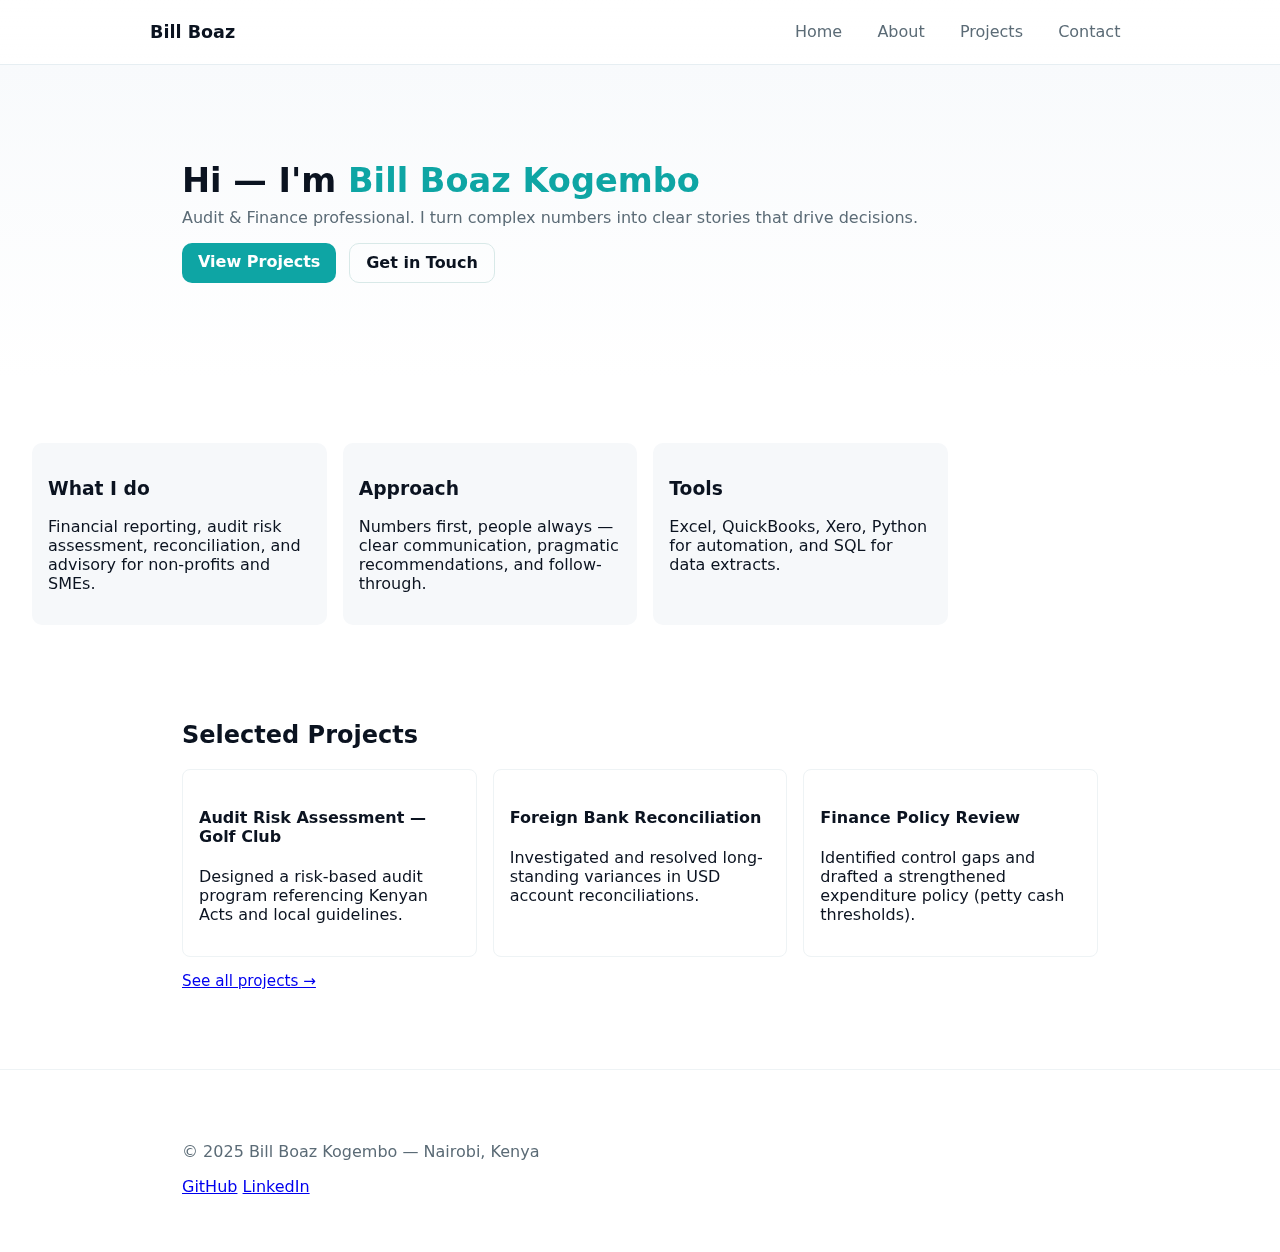
<file: index.html>
<!doctype html>
<html lang="en">
<head>
  <meta charset="utf-8" />
  <meta name="viewport" content="width=device-width,initial-scale=1" />
  <title>Bill Boaz Kogembo — Portfolio</title>
  <link rel="stylesheet" href="assets/style.css">
  <script defer src="assets/main.js"></script>
</head>
<body class="light">
  <header class="site-header">
    <div class="container header-inner">
      <a class="logo" href="index.html">Bill Boaz</a>
      <nav class="nav" id="nav">
        <a href="index.html">Home</a>
        <a href="about.html">About</a>
        <a href="projects.html">Projects</a>
        <a href="contact.html">Contact</a>
      </nav>
      <button id="menuBtn" class="menu-btn" aria-label="Toggle menu">☰</button>
    </div>
  </header>

  <main>
    <section class="hero">
      <div class="container">
        <h1>Hi — I'm <span class="accent">Bill Boaz Kogembo</span></h1>
        <p class="lead">Audit & Finance professional. I turn complex numbers into clear stories that drive decisions.</p>
        <div class="cta-row">
          <a class="btn" href="projects.html">View Projects</a>
          <a class="btn outline" href="contact.html">Get in Touch</a>
        </div>
      </div>
    </section>

    <section class="features container">
      <article>
        <h3>What I do</h3>
        <p>Financial reporting, audit risk assessment, reconciliation, and advisory for non-profits and SMEs.</p>
      </article>
      <article>
        <h3>Approach</h3>
        <p>Numbers first, people always — clear communication, pragmatic recommendations, and follow-through.</p>
      </article>
      <article>
        <h3>Tools</h3>
        <p>Excel, QuickBooks, Xero, Python for automation, and SQL for data extracts.</p>
      </article>
    </section>

    <section class="projects-preview container">
      <h2>Selected Projects</h2>
      <div class="grid">
        <div class="card">
          <h4>Audit Risk Assessment — Golf Club</h4>
          <p>Designed a risk-based audit program referencing Kenyan Acts and local guidelines.</p>
        </div>
        <div class="card">
          <h4>Foreign Bank Reconciliation</h4>
          <p>Investigated and resolved long-standing variances in USD account reconciliations.</p>
        </div>
        <div class="card">
          <h4>Finance Policy Review</h4>
          <p>Identified control gaps and drafted a strengthened expenditure policy (petty cash thresholds).</p>
        </div>
      </div>
      <p class="small"><a href="projects.html">See all projects →</a></p>
    </section>

  </main>

  <footer class="site-footer">
    <div class="container">
      <p>© 2025 Bill Boaz Kogembo — Nairobi, Kenya</p>
      <div class="socials">
        <a href="https://github.com/Zorbes" target="_blank" rel="noopener">GitHub</a>
        <a href="https://www.linkedin.com" target="_blank" rel="noopener">LinkedIn</a>
      </div>
    </div>
  </footer>
</body>
</html>
</file>
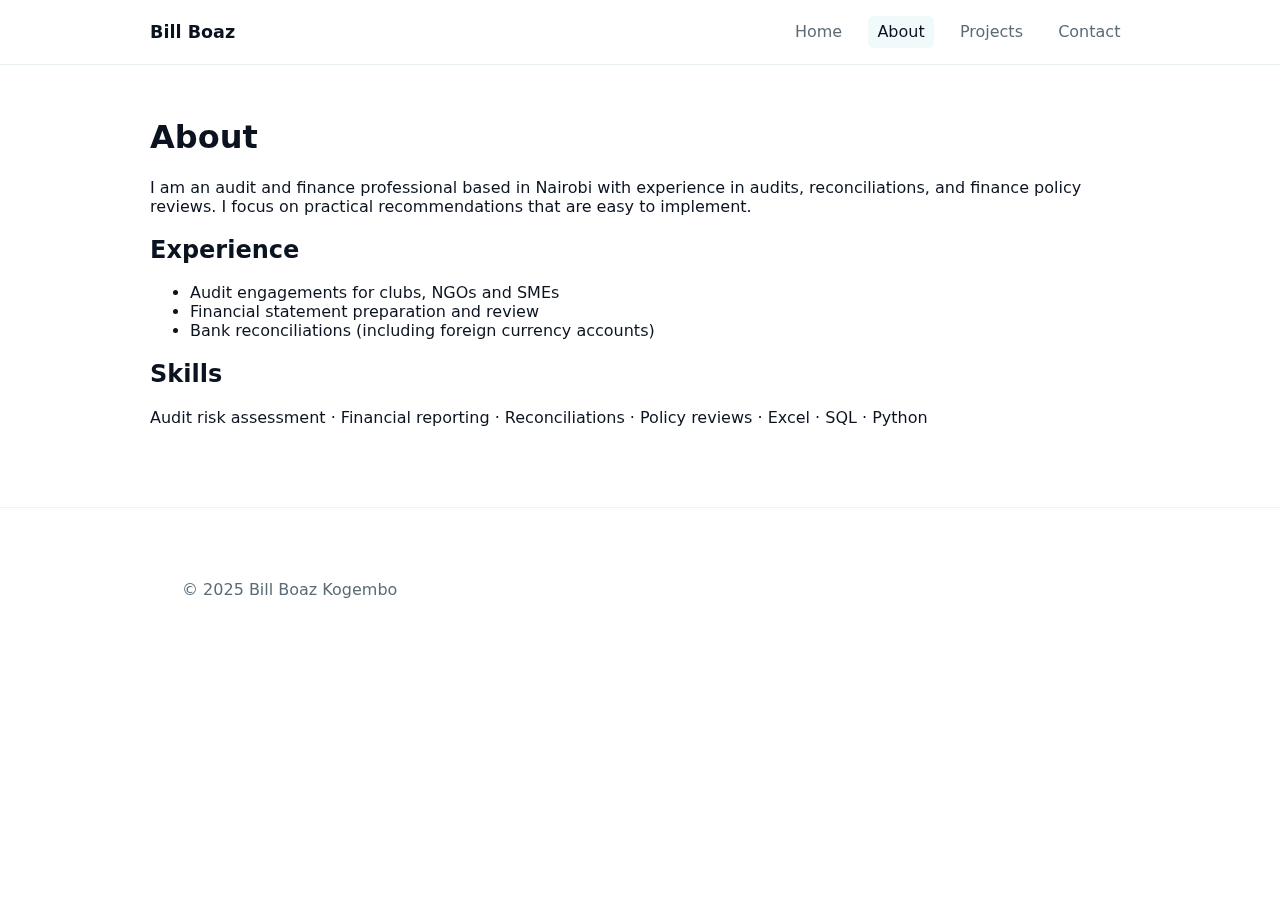
<file: about.html>
<!doctype html>
<html lang="en">
<head>
  <meta charset="utf-8" />
  <meta name="viewport" content="width=device-width,initial-scale=1" />
  <title>About — Bill Boaz Kogembo</title>
  <link rel="stylesheet" href="assets/style.css">
  <script defer src="assets/main.js"></script>
</head>
<body class="light">
  <header class="site-header">
    <div class="container header-inner">
      <a class="logo" href="index.html">Bill Boaz</a>
      <nav class="nav" id="nav">
        <a href="index.html">Home</a>
        <a href="about.html" aria-current="page">About</a>
        <a href="projects.html">Projects</a>
        <a href="contact.html">Contact</a>
      </nav>
      <button id="menuBtn" class="menu-btn" aria-label="Toggle menu">☰</button>
    </div>
  </header>

  <main class="container content">
    <h1>About</h1>
    <p>I am an audit and finance professional based in Nairobi with experience in audits, reconciliations, and finance policy reviews. I focus on practical recommendations that are easy to implement.</p>

    <h2>Experience</h2>
    <ul>
      <li>Audit engagements for clubs, NGOs and SMEs</li>
      <li>Financial statement preparation and review</li>
      <li>Bank reconciliations (including foreign currency accounts)</li>
    </ul>

    <h2>Skills</h2>
    <p>Audit risk assessment · Financial reporting · Reconciliations · Policy reviews · Excel · SQL · Python</p>
  </main>

  <footer class="site-footer">
    <div class="container">
      <p>© 2025 Bill Boaz Kogembo</p>
    </div>
  </footer>
</body>
</html>
</file>
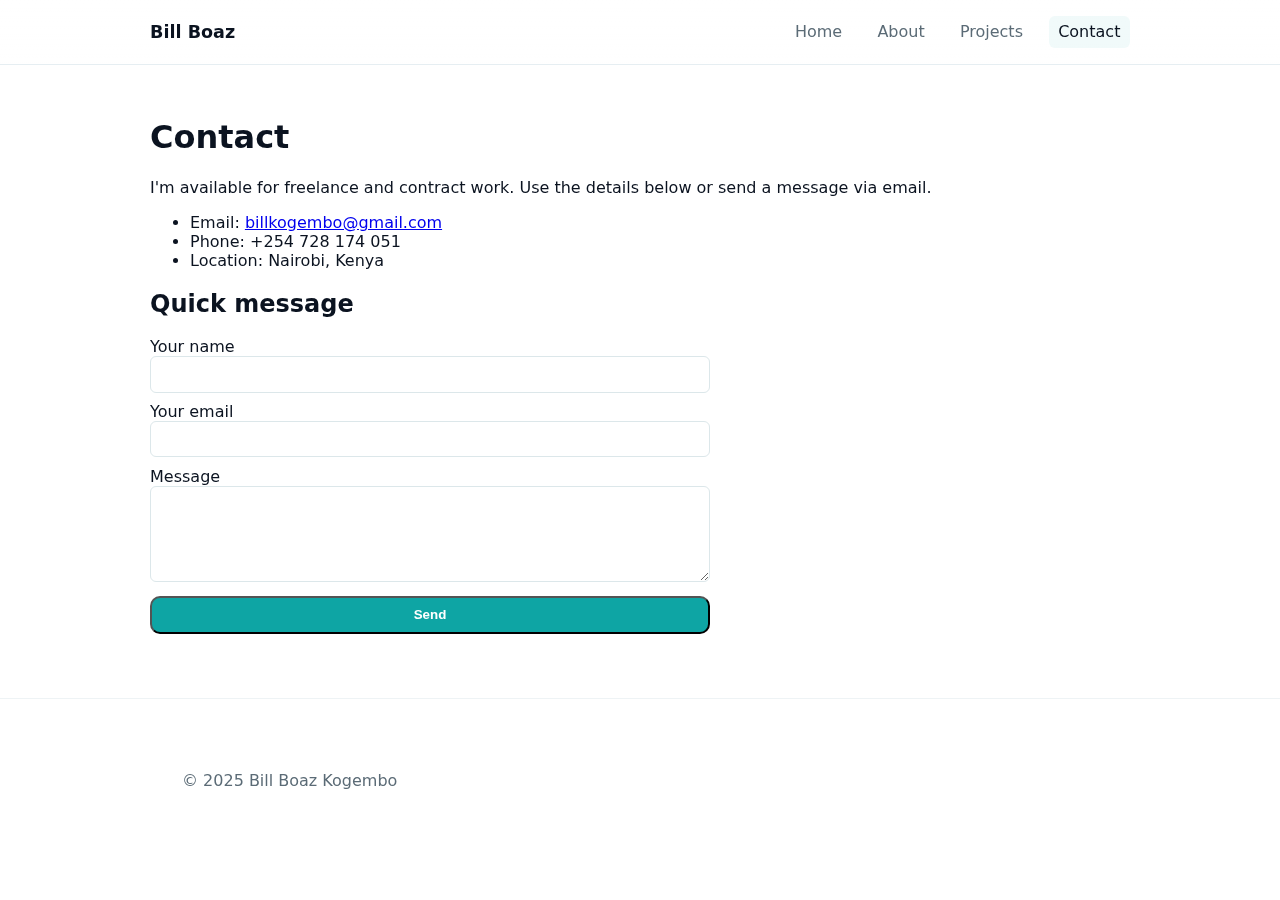
<file: contact.html>
<!doctype html>
<html lang="en">
<head>
  <meta charset="utf-8" />
  <meta name="viewport" content="width=device-width,initial-scale=1" />
  <title>Contact — Bill Boaz Kogembo</title>
  <link rel="stylesheet" href="assets/style.css">
  <script defer src="assets/main.js"></script>
</head>
<body class="light">
  <header class="site-header">
    <div class="container header-inner">
      <a class="logo" href="index.html">Bill Boaz</a>
      <nav class="nav" id="nav">
        <a href="index.html">Home</a>
        <a href="about.html">About</a>
        <a href="projects.html">Projects</a>
        <a href="contact.html" aria-current="page">Contact</a>
      </nav>
      <button id="menuBtn" class="menu-btn" aria-label="Toggle menu">☰</button>
    </div>
  </header>

  <main class="container content">
    <h1>Contact</h1>
    <p>I'm available for freelance and contract work. Use the details below or send a message via email.</p>

    <ul>
      <li>Email: <a href="mailto:billkogembo@gmail.com">billkogembo@gmail.com</a></li>
      <li>Phone: +254 728 174 051</li>
      <li>Location: Nairobi, Kenya</li>
    </ul>

    <h2>Quick message</h2>
    <form class="contact-form" onsubmit="alert('This is a static demo. Replace the form action with your email handler.'); return false;">
      <label>
        Your name
        <input type="text" name="name" required>
      </label>
      <label>
        Your email
        <input type="email" name="email" required>
      </label>
      <label>
        Message
        <textarea name="message" rows="5" required></textarea>
      </label>
      <button class="btn" type="submit">Send</button>
    </form>

  </main>

  <footer class="site-footer">
    <div class="container">
      <p>© 2025 Bill Boaz Kogembo</p>
    </div>
  </footer>
</body>
</html>
</file>
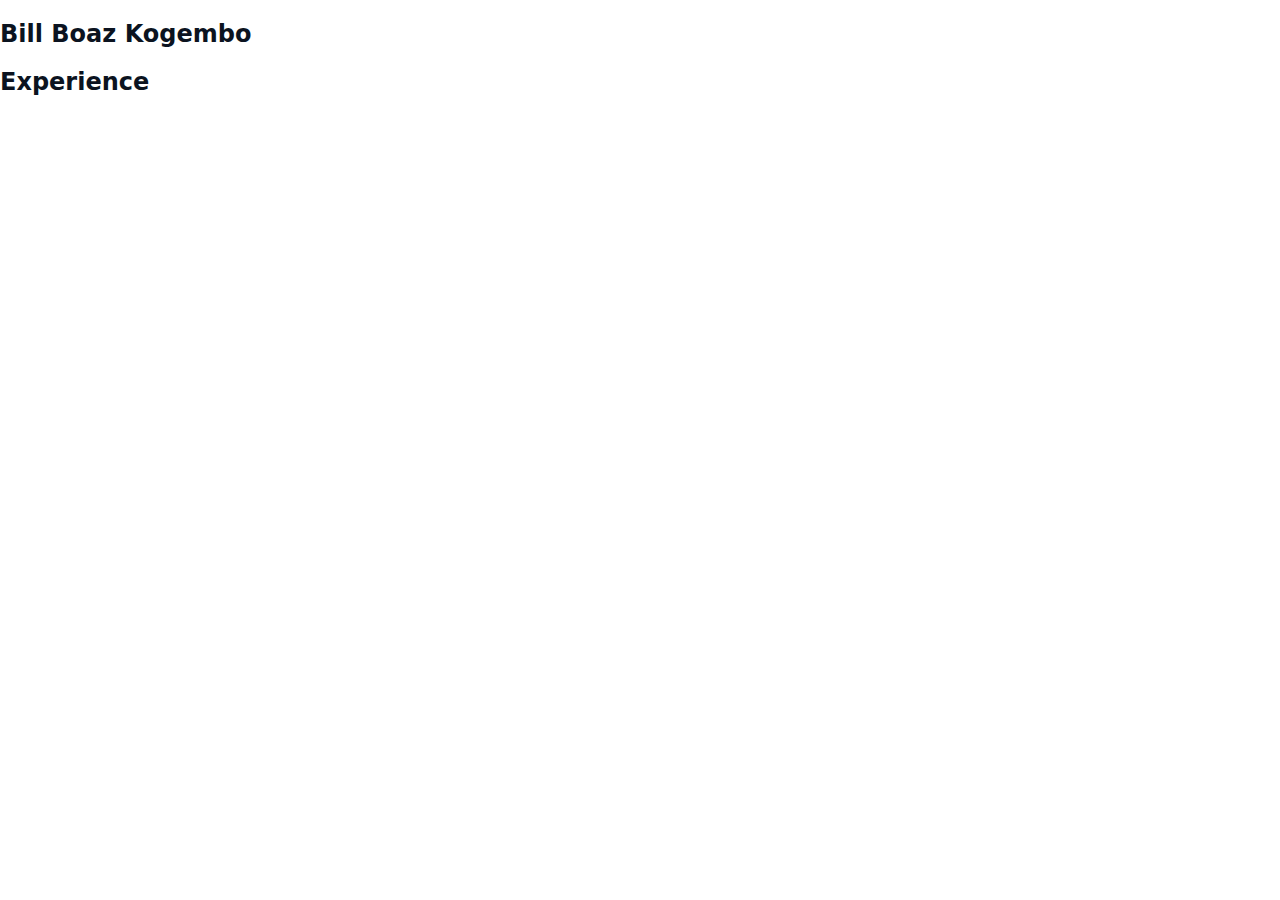
<file: experience.html>
<!DOCTYPE html><html lang='en'><head><meta charset='UTF-8'><meta name='viewport' content='width=device-width, initial-scale=1.0'><title>Experience | Bill Boaz Kogembo</title><link rel='stylesheet' href='assets/style.css'></head><body><header><h2>Bill Boaz Kogembo</h2></header><section><h2>Experience</h2></section></body></html>
</file>
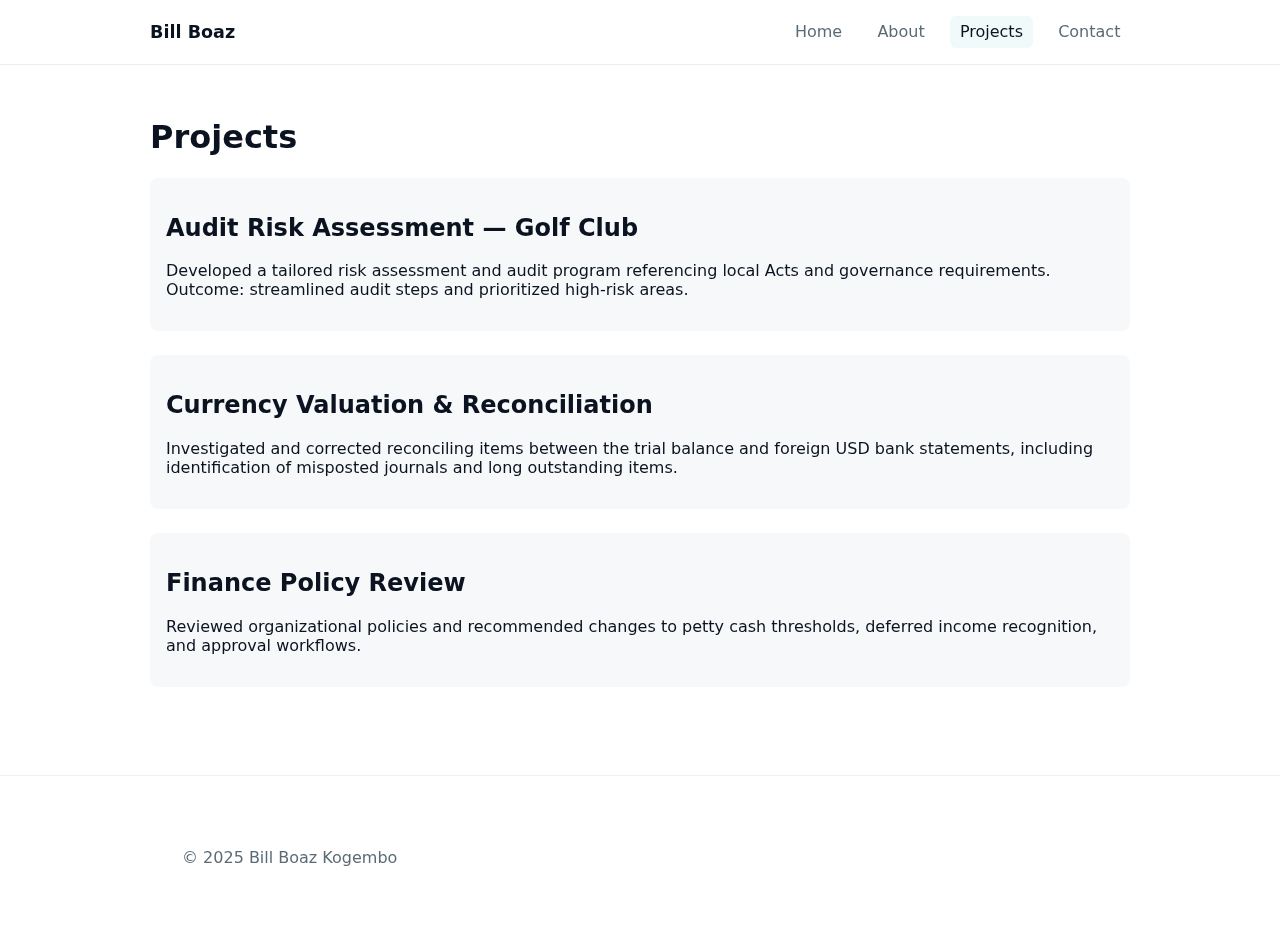
<file: projects.html>
<!doctype html>
<html lang="en">
<head>
  <meta charset="utf-8" />
  <meta name="viewport" content="width=device-width,initial-scale=1" />
  <title>Projects — Bill Boaz Kogembo</title>
  <link rel="stylesheet" href="assets/style.css">
  <script defer src="assets/main.js"></script>
</head>
<body class="light">
  <header class="site-header">
    <div class="container header-inner">
      <a class="logo" href="index.html">Bill Boaz</a>
      <nav class="nav" id="nav">
        <a href="index.html">Home</a>
        <a href="about.html">About</a>
        <a href="projects.html" aria-current="page">Projects</a>
        <a href="contact.html">Contact</a>
      </nav>
      <button id="menuBtn" class="menu-btn" aria-label="Toggle menu">☰</button>
    </div>
  </header>

  <main class="container content">
    <h1>Projects</h1>

    <article class="project">
      <h2>Audit Risk Assessment — Golf Club</h2>
      <p>Developed a tailored risk assessment and audit program referencing local Acts and governance requirements. Outcome: streamlined audit steps and prioritized high-risk areas.</p>
    </article>

    <article class="project">
      <h2>Currency Valuation & Reconciliation</h2>
      <p>Investigated and corrected reconciling items between the trial balance and foreign USD bank statements, including identification of misposted journals and long outstanding items.</p>
    </article>

    <article class="project">
      <h2>Finance Policy Review</h2>
      <p>Reviewed organizational policies and recommended changes to petty cash thresholds, deferred income recognition, and approval workflows.</p>
    </article>

  </main>

  <footer class="site-footer">
    <div class="container">
      <p>© 2025 Bill Boaz Kogembo</p>
    </div>
  </footer>
</body>
</html>
</file>
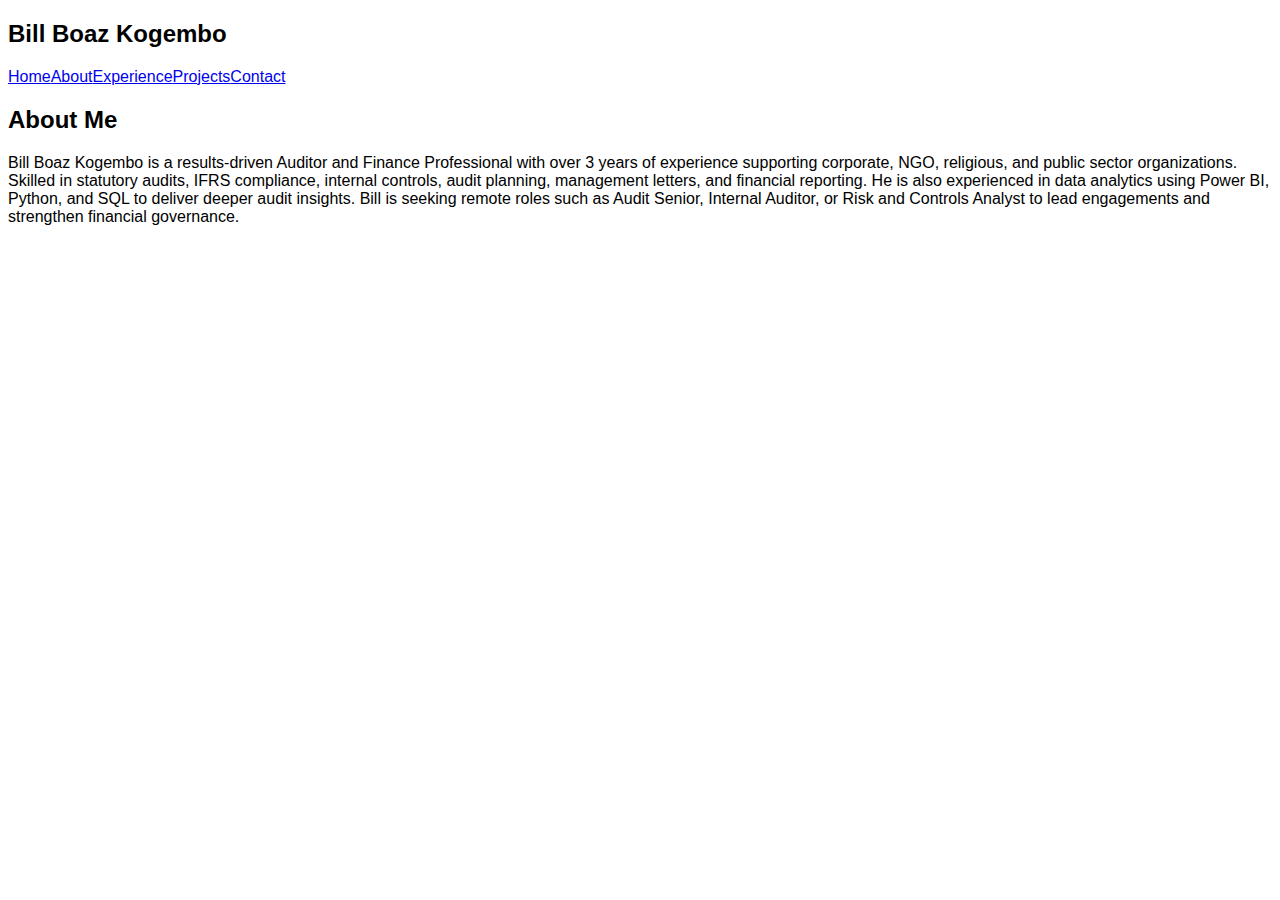
<file: portfolio_site_bill_boaz/about.html>
<!DOCTYPE html><html lang='en'><head><meta charset='UTF-8'><meta name='viewport' content='width=device-width, initial-scale=1.0'><title>About Me | Bill Boaz Kogembo</title><link rel='stylesheet' href='assets/style.css'></head><body><header><h2>Bill Boaz Kogembo</h2><nav><a href='index.html'>Home</a><a href='about.html'>About</a><a href='experience.html'>Experience</a><a href='projects.html'>Projects</a><a href='contact.html'>Contact</a></nav></header><section><h2>About Me</h2><p>Bill Boaz Kogembo is a results-driven Auditor and Finance Professional with over 3 years of experience supporting corporate, NGO, religious, and public sector organizations. Skilled in statutory audits, IFRS compliance, internal controls, audit planning, management letters, and financial reporting. He is also experienced in data analytics using Power BI, Python, and SQL to deliver deeper audit insights. Bill is seeking remote roles such as Audit Senior, Internal Auditor, or Risk and Controls Analyst to lead engagements and strengthen financial governance.</p></section></body></html>
</file>
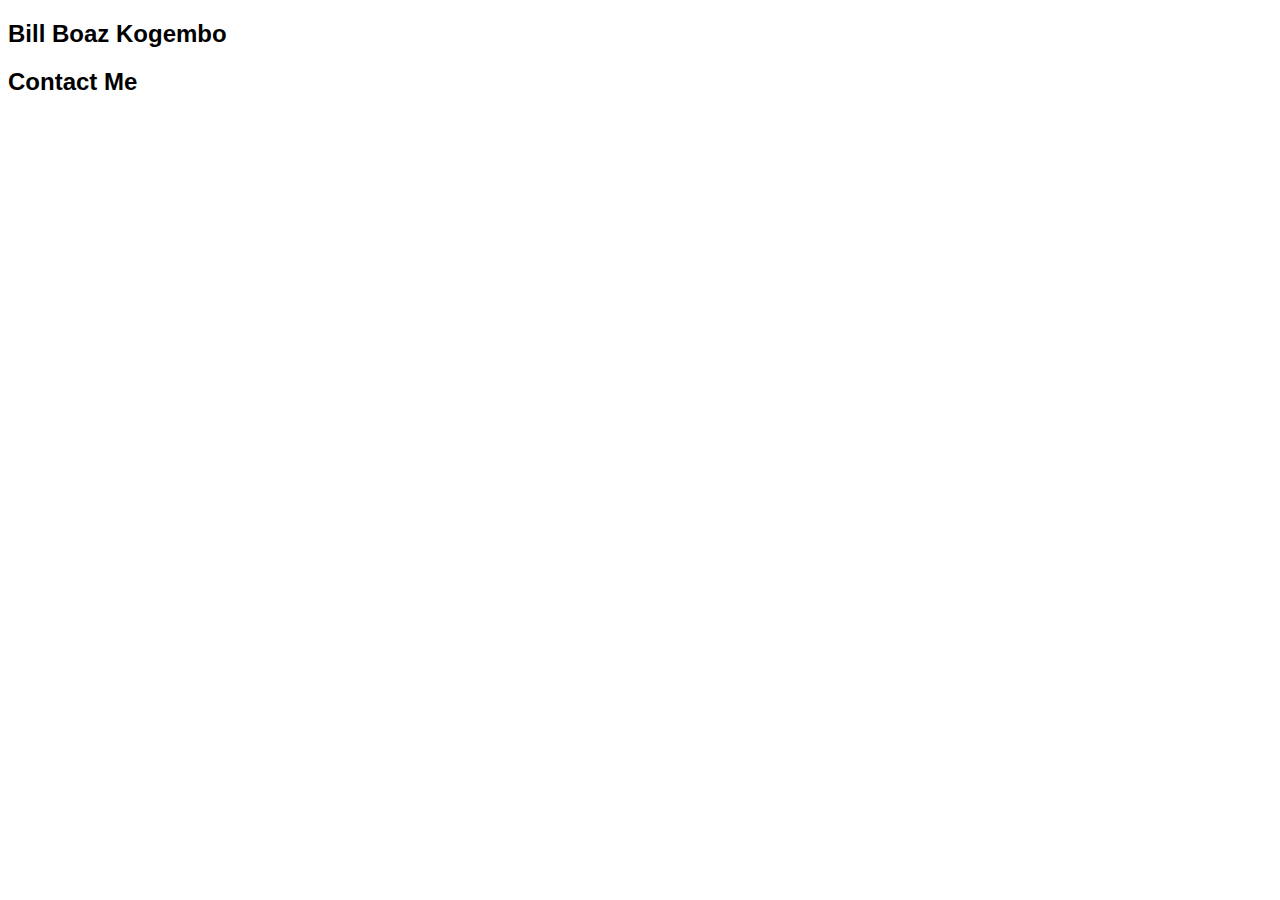
<file: portfolio_site_bill_boaz/contact.html>
<!DOCTYPE html><html lang='en'><head><meta charset='UTF-8'><meta name='viewport' content='width=device-width, initial-scale=1.0'><title>Contact | Bill Boaz Kogembo</title><link rel='stylesheet' href='assets/style.css'></head><body><header><h2>Bill Boaz Kogembo</h2></header><section><h2>Contact Me</h2></section></body></html>
</file>
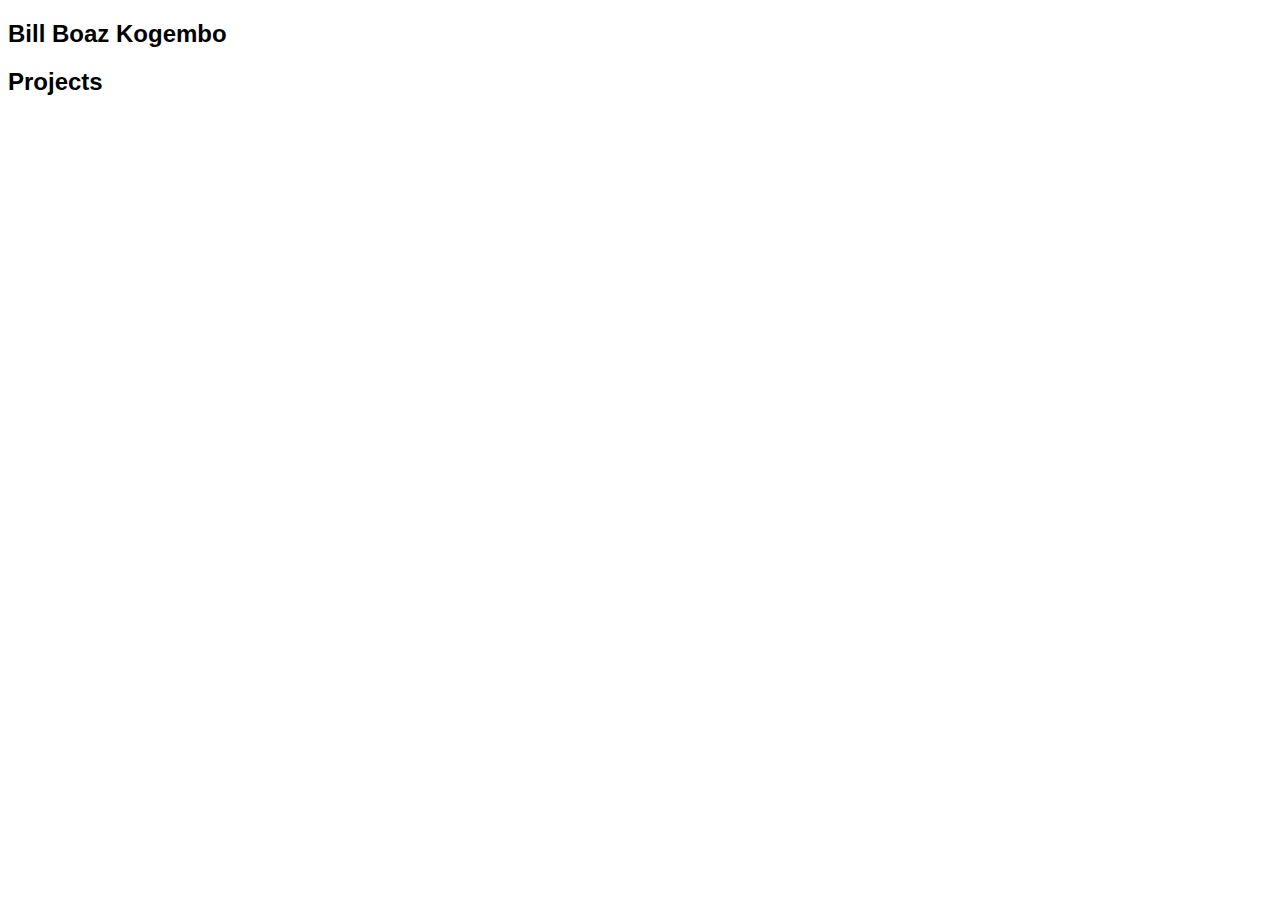
<file: portfolio_site_bill_boaz/projects.html>
<!DOCTYPE html><html lang='en'><head><meta charset='UTF-8'><meta name='viewport' content='width=device-width, initial-scale=1.0'><title>Projects | Bill Boaz Kogembo</title><link rel='stylesheet' href='assets/style.css'></head><body><header><h2>Bill Boaz Kogembo</h2></header><section><h2>Projects</h2></section></body></html>
</file>
<file: assets/style.css>
/* Modern minimal responsive CSS */
:root{
  --bg:#ffffff; --text:#0b1320; --muted:#5b6b76; --accent:#0ea5a4; --card:#f6f8fa;
}
*{box-sizing:border-box}
body{font-family:Inter,ui-sans-serif,system-ui,-apple-system,"Segoe UI",Roboto,"Helvetica Neue",Arial;margin:0;color:var(--text);background:var(--bg);-webkit-font-smoothing:antialiased}
.container{max-width:980px;margin:0 auto;padding:2rem}
.site-header{border-bottom:1px solid #e6eef2;background:linear-gradient(180deg,rgba(255,255,255,0.6),transparent);position:sticky;top:0;backdrop-filter:saturate(120%) blur(6px);z-index:40}
.header-inner{display:flex;align-items:center;justify-content:space-between;padding:1rem 0}
.logo{font-weight:700;text-decoration:none;color:var(--text);font-size:1.1rem}
.nav{display:flex;gap:1rem}
.nav a{color:var(--muted);text-decoration:none;padding:0.4rem 0.6rem;border-radius:6px}
.nav a[aria-current="page"], .nav a:hover{color:var(--text);background:rgba(14,165,164,0.06)}
.menu-btn{display:none;background:none;border:0;font-size:1.2rem}

.hero{padding:4rem 0;background:linear-gradient(180deg,#f8fafc,white)}
.hero h1{font-size:2.1rem;margin:0 0 .5rem}
.lead{color:var(--muted);margin:0 0 1rem}
.accent{color:var(--accent);font-weight:600}
.cta-row{display:flex;gap:0.8rem}
.btn{display:inline-block;padding:0.6rem 1rem;border-radius:10px;background:var(--accent);color:white;text-decoration:none;font-weight:600}
.btn.outline{background:transparent;border:1px solid #d8e9e8;color:var(--text)}

.features{display:grid;grid-template-columns:repeat(3,1fr);gap:1rem;margin:2rem 0}
.features article{background:var(--card);padding:1rem;border-radius:10px}

.projects-preview h2{margin-top:0}
.grid{display:grid;grid-template-columns:repeat(3,1fr);gap:1rem}
.card{background:white;border:1px solid #eef3f5;padding:1rem;border-radius:8px;min-height:100px}

.content{padding:2rem 0}
.project{margin-bottom:1.5rem;padding:1rem;background:var(--card);border-radius:8px}

/* footer */
.site-footer{border-top:1px solid #eef3f5;padding:1.5rem 0;color:var(--muted);margin-top:2rem;}

/* responsive */
@media (max-width:900px){
  .features, .grid{grid-template-columns:repeat(2,1fr)}
}
@media (max-width:700px){
  .features, .grid{grid-template-columns:1fr}
  .nav{display:none;position:absolute;right:1rem;top:64px;background:white;padding:1rem;border-radius:8px;box-shadow:0 6px 24px rgba(10,10,10,0.08)}
  .menu-btn{display:block}
}
.small{color:var(--muted);font-size:.95rem}
.contact-form{display:grid;gap:.6rem;max-width:560px}
.contact-form label{display:block}
.contact-form input,.contact-form textarea{width:100%;padding:.6rem;border:1px solid #dce7ea;border-radius:6px}
</file>
<file: portfolio_site_bill_boaz/assets/style.css>
body{font-family:sans-serif;}
</file>
